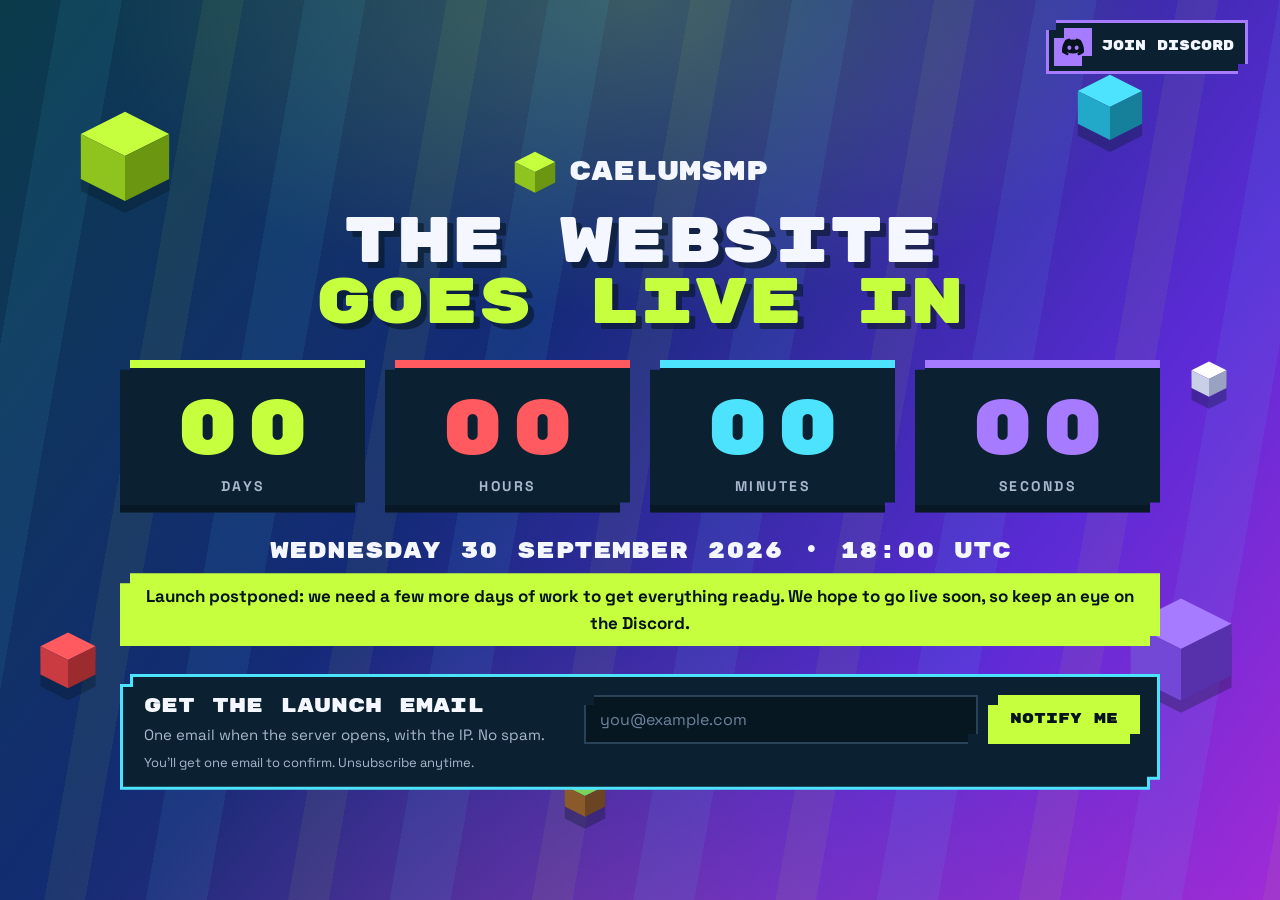
<file: index.html>
<!doctype html>
<html lang="en">
<head>
  <meta charset="utf-8">
  <meta name="viewport" content="width=device-width, initial-scale=1">
  <title>CaelumSMP — Coming soon</title>
  <meta name="description" content="CaelumSMP, a Minecraft survival server. The website goes live soon.">
  <!-- Link preview (Discord, X, etc.). Discord uses theme-color for the embed's side bar. Update the date if LAUNCH changes. -->
  <meta property="og:type" content="website">
  <meta property="og:site_name" content="CaelumSMP">
  <meta property="og:url" content="https://caelumsmp.com/">
  <meta property="og:title" content="CaelumSMP — Launching 25 September">
  <meta property="og:description" content="A Minecraft survival SMP. The website goes live Wednesday 30 September 2026 at 18:00 UTC. Join the Discord at discord.gg/caelumsmp and get the launch email with the server IP.">
  <meta name="twitter:card" content="summary">
  <meta name="theme-color" content="#c6ff3d">
  <!--
    Discord component embed: replaces the plain card above when the link is posted in Discord.
    Rules: https://discord.com/developers/docs/link-previews/component-embeds
    - one Container (17); only types 1, 2, 9, 10, 11, 12, 14, 17; link buttons (style 5) with url/label/emoji only
    - any invalid bit makes Discord silently fall back to the Open Graph card
  -->
  <script id="discord:component-embed" type="application/json">
  {
    "component": {
      "type": 17,
      "accent_color": 13041469,
      "components": [
        {
          "type": 10,
          "content": "# [CaelumSMP](https://caelumsmp.com/)\nA fresh Minecraft survival world, built together. Settle in, team up with friends and make your mark on a world that keeps growing."
        },
        {
          "type": 1,
          "components": [
            { "type": 2, "style": 5, "url": "https://discord.gg/caelumsmp", "label": "Join Discord", "emoji": { "name": "💬" } },
            { "type": 2, "style": 5, "url": "https://caelumsmp.com/", "label": "Get the launch email", "emoji": { "name": "✉️" } }
          ]
        }
      ]
    }
  }
  </script>
  <link rel="icon" href="favicon.png">
  <link rel="preconnect" href="https://fonts.googleapis.com">
  <link rel="preconnect" href="https://fonts.gstatic.com" crossorigin>
  <link href="https://fonts.googleapis.com/css2?family=Rubik+Mono+One&family=Space+Grotesk:wght@400;700&display=swap" rel="stylesheet">
  <link rel="stylesheet" href="style.css">
</head>
<body>
  <div class="stage" id="stage">
    <!-- floaters are added by the script below -->
    <a class="discord-top" href="https://discord.gg/caelumsmp" target="_blank" rel="noopener">
      <span class="logo"><svg width="22" height="22" viewBox="0 0 24 24" fill="#04131c" aria-hidden="true"><path d="M20.317 4.37a19.79 19.79 0 0 0-4.885-1.515.074.074 0 0 0-.079.037c-.21.375-.444.865-.608 1.25a18.27 18.27 0 0 0-5.487 0 12.64 12.64 0 0 0-.617-1.25.077.077 0 0 0-.079-.037A19.74 19.74 0 0 0 3.677 4.37a.07.07 0 0 0-.032.027C.533 9.046-.32 13.58.099 18.058a.082.082 0 0 0 .031.056 19.9 19.9 0 0 0 5.993 3.03.078.078 0 0 0 .084-.028c.462-.63.873-1.295 1.226-1.994a.076.076 0 0 0-.042-.106 13.1 13.1 0 0 1-1.872-.892.077.077 0 0 1-.008-.128c.126-.094.252-.192.372-.291a.074.074 0 0 1 .078-.01c3.928 1.793 8.18 1.793 12.061 0a.074.074 0 0 1 .079.009c.12.099.246.198.373.292a.077.077 0 0 1-.007.128 12.3 12.3 0 0 1-1.873.891.077.077 0 0 0-.041.107c.36.698.772 1.363 1.225 1.993a.076.076 0 0 0 .084.029 19.84 19.84 0 0 0 6.002-3.03.077.077 0 0 0 .032-.054c.5-5.177-.838-9.674-3.549-13.66a.061.061 0 0 0-.031-.03zM8.02 15.33c-1.182 0-2.157-1.085-2.157-2.419 0-1.333.956-2.419 2.157-2.419 1.21 0 2.176 1.096 2.157 2.42 0 1.333-.956 2.418-2.157 2.418zm7.975 0c-1.183 0-2.157-1.085-2.157-2.419 0-1.333.955-2.419 2.157-2.419 1.21 0 2.176 1.096 2.157 2.42 0 1.333-.946 2.418-2.157 2.418z"/></svg></span>
      <span><b>Join Discord</b><small id="members" hidden></small></span>
    </a>
    <main>
      <p class="brand"><svg width="44" height="44" viewBox="0 0 100 100" aria-hidden="true"><polygon points="50,4 96,27 50,50 4,27" fill="#c6ff3d"/><polygon points="4,27 50,50 50,97 4,74" fill="#8fc41f"/><polygon points="50,50 96,27 96,74 50,97" fill="#6a9612"/></svg>CaelumSMP</p>
      <h1>The website<br><em>goes live in</em></h1>
      <div class="cells" id="cells" role="timer" aria-label="Countdown to launch"></div>
      <p class="date" id="date"></p>
      <p class="local" id="local" hidden></p>
      <p class="live" id="live">Launch postponed: we need a few more days of work to get everything ready. We hope to go live soon, so keep an eye on the Discord.</p>


      <section class="news" id="news" aria-labelledby="news-title" hidden>
        <div class="text">
          <h2 id="news-title">Get the launch email</h2>
          <p>One email when the server opens, with the IP. No spam.</p>
        </div>
        <form id="news-form" novalidate>
          <label class="sr-only" for="news-email">Email address</label>
          <input id="news-email" name="email_address" type="email" autocomplete="email" placeholder="you@example.com" required>
          <button class="btn" type="submit">Notify me</button>
        </form>
        <p class="note" id="news-note" role="status">You'll get one email to confirm. Unsubscribe anytime.</p>
      </section>
    </main>
  </div>

  <script>
    // Launch moment (UTC). Change this one value to move the countdown.
    const LAUNCH = "2026-09-30T18:00:00Z";
    // Kit form ID (Kit → Grow → Landing Pages & Forms → your form; the number in its URL). Empty hides the sign-up card.
    const KIT_FORM_ID = "9936351";

    const target = Date.parse(LAUNCH);
    const stage = document.getElementById("stage");
    const cells = document.getElementById("cells");

    // Floating blocks: position, size, cursor depth and top/left/right face colors.
    const floaters = [
      ["12%", "6%", 96, 40, "#c6ff3d", "#8fc41f", "#6a9612"],
      ["70%", "3%", 60, -26, "#ff5a5f", "#c93b40", "#9c2b30"],
      ["8%", "84%", 70, -34, "#4de3ff", "#22a9c9", "#167f99"],
      ["66%", "88%", 110, 48, "#a77bff", "#7448d6", "#5631ab"],
      ["40%", "93%", 38, 20, "#ffffff", "#c9cfe6", "#9aa2c4"],
      ["86%", "44%", 44, -18, "#7bd35a", "#8b5a2b", "#6b4423"],
    ];
    floaters.forEach(([top, left, size, d, t, l, r], n) => {
      stage.insertAdjacentHTML("afterbegin",
        `<svg class="floater" width="${size}" height="${size}" viewBox="0 0 100 100" aria-hidden="true" style="top:${top};left:${left};--d:${d};animation-delay:${n * -1.1}s">` +
        `<polygon points="50,4 96,27 50,50 4,27" fill="${t}"/><polygon points="4,27 50,50 50,97 4,74" fill="${l}"/><polygon points="50,50 96,27 96,74 50,97" fill="${r}"/></svg>`);
    });

    // Cursor parallax: pointer position as --mx / --my in -1..1.
    stage.addEventListener("pointermove", (e) => {
      if (matchMedia("(prefers-reduced-motion: reduce)").matches) return;
      stage.style.setProperty("--mx", ((e.clientX / innerWidth) * 2 - 1).toFixed(3));
      stage.style.setProperty("--my", ((e.clientY / innerHeight) * 2 - 1).toFixed(3));
    });

    const units = [
      ["Days", 86400, "var(--lime)"],
      ["Hours", 3600, "var(--coral)"],
      ["Minutes", 60, "var(--cyan)"],
      ["Seconds", 1, "var(--violet)"],
    ];
    cells.innerHTML = units.map(([label, , c]) =>
      `<div class="cell" style="--c:${c}" aria-hidden="true"><span class="digits"></span><span class="unit">${label}</span></div>`).join("");
    const digitEls = [...cells.querySelectorAll(".digits")];

    const when = new Date(target);
    document.getElementById("date").innerHTML =
      `<time datetime="${LAUNCH}">${when.toLocaleDateString("en-GB", { weekday: "long", day: "numeric", month: "long", year: "numeric", timeZone: "UTC" })} · ` +
      `${when.toLocaleTimeString("en-GB", { hour: "2-digit", minute: "2-digit", timeZone: "UTC" })} UTC</time>`;
    const local = document.getElementById("local");
    local.textContent = `That's ${when.toLocaleString(undefined, { weekday: "long", hour: "2-digit", minute: "2-digit", timeZoneName: "short" })} where you are.`;

    function tick() {
      const left = Math.max(0, Math.floor(target / 1000) - Math.floor(Date.now() / 1000));
      units.forEach(([, secs], i) => {
        const value = String(Math.floor((left % (i ? units[i - 1][1] : Infinity)) / secs)).padStart(2, "0");
        const el = digitEls[i];
        // only replace digits that changed, so each one replays its drop-in
        [...value].forEach((d, n) => {
          let b = el.children[n];
          if (b && b.textContent === d) return;
          const fresh = document.createElement("b");
          fresh.textContent = d;
          b ? b.replaceWith(fresh) : el.append(fresh);
        });
        while (el.children.length > value.length) el.lastChild.remove();
      });
      const d = Math.floor(left / 86400), h = Math.floor((left % 86400) / 3600), m = Math.floor((left % 3600) / 60);
      cells.setAttribute("aria-label", `${d} days, ${h} hours and ${m} minutes until launch`);
      local.hidden = left === 0;
    }
    tick();
    setInterval(tick, 1000);

    // Live member count from Discord's public invite endpoint; the card works fine without it.
    fetch("https://discord.com/api/v10/invites/caelumsmp?with_counts=true")
      .then((r) => r.json())
      .then(({ approximate_member_count: members, approximate_presence_count: online }) => {
        if (!members) return;
        const el = document.getElementById("members");
        el.textContent = `${members} members · ${online} online`;
        el.hidden = false;
      })
      .catch(() => {});

    // Newsletter: our own form, posted straight to the Kit form's public subscribe endpoint (no API key in the page).
    if (KIT_FORM_ID) {
      const form = document.getElementById("news-form");
      const note = document.getElementById("news-note");
      const say = (text, cls) => { note.textContent = text; note.className = `note ${cls}`; };
      document.getElementById("news").hidden = false;
      form.addEventListener("submit", async (e) => {
        e.preventDefault();
        if (!form.email_address.checkValidity()) return say("That email doesn't look right.", "err");
        const btn = form.querySelector("button");
        btn.disabled = true;
        try {
          const r = await fetch(`https://app.kit.com/forms/${KIT_FORM_ID}/subscriptions`, {
            method: "POST", body: new FormData(form), headers: { Accept: "application/json" },
          });
          const data = await r.json().catch(() => ({}));
          if (data.status === "failed") return say(data.errors?.messages?.[0] || "That email didn't work. Check it and try again.", "err");
          if (!r.ok) throw new Error();
          form.reset();
          say("Almost done: check your inbox and confirm your email.", "ok");
        } catch {
          say("Couldn't sign you up right now. Try again, or join the Discord.", "err");
        } finally {
          btn.disabled = false;
        }
      });
    }
  </script>
</body>
</html>
</file>
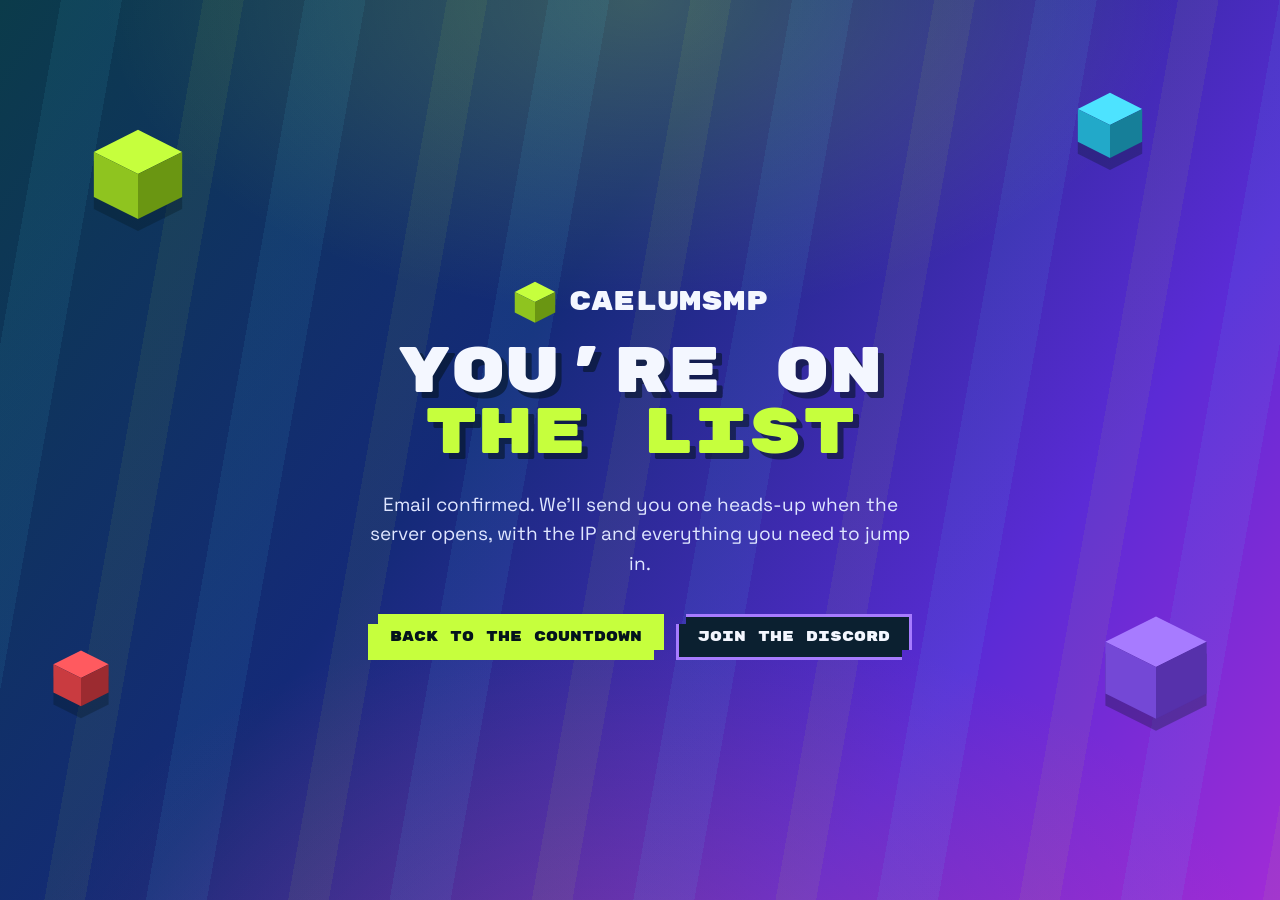
<file: confirmed.html>
<!doctype html>
<html lang="en">
<head>
  <meta charset="utf-8">
  <meta name="viewport" content="width=device-width, initial-scale=1">
  <title>CaelumSMP — You're on the list</title>
  <meta name="robots" content="noindex">
  <link rel="icon" href="favicon.png">
  <link rel="preconnect" href="https://fonts.googleapis.com">
  <link rel="preconnect" href="https://fonts.gstatic.com" crossorigin>
  <link href="https://fonts.googleapis.com/css2?family=Rubik+Mono+One&family=Space+Grotesk:wght@400;700&display=swap" rel="stylesheet">
  <link rel="stylesheet" href="style.css">
  <style>
    .lead { max-width: 560px; color: #dfe6ff; font-size: clamp(16px, 1.8vw, 19px); }
    .actions { display: flex; flex-wrap: wrap; justify-content: center; gap: 12px; margin-top: 36px; }
    .btn.ghost { background: var(--card); color: var(--text); box-shadow: inset 0 0 0 3px var(--violet); }
    .btn.ghost:hover { background: var(--violet); color: #04131c; }
  </style>
</head>
<body>
  <!-- Kit sends people here after they click the confirm link in their email. -->
  <div class="stage">
    <svg class="floater" width="96" height="96" viewBox="0 0 100 100" aria-hidden="true" style="top:14%;left:7%;--d:0"><polygon points="50,4 96,27 50,50 4,27" fill="#c6ff3d"/><polygon points="4,27 50,50 50,97 4,74" fill="#8fc41f"/><polygon points="50,50 96,27 96,74 50,97" fill="#6a9612"/></svg>
    <svg class="floater" width="70" height="70" viewBox="0 0 100 100" aria-hidden="true" style="top:10%;left:84%;--d:0;animation-delay:-2.2s"><polygon points="50,4 96,27 50,50 4,27" fill="#4de3ff"/><polygon points="4,27 50,50 50,97 4,74" fill="#22a9c9"/><polygon points="50,50 96,27 96,74 50,97" fill="#167f99"/></svg>
    <svg class="floater" width="110" height="110" viewBox="0 0 100 100" aria-hidden="true" style="top:68%;left:86%;--d:0;animation-delay:-3.3s"><polygon points="50,4 96,27 50,50 4,27" fill="#a77bff"/><polygon points="4,27 50,50 50,97 4,74" fill="#7448d6"/><polygon points="50,50 96,27 96,74 50,97" fill="#5631ab"/></svg>
    <svg class="floater" width="60" height="60" viewBox="0 0 100 100" aria-hidden="true" style="top:72%;left:4%;--d:0;animation-delay:-1.1s"><polygon points="50,4 96,27 50,50 4,27" fill="#ff5a5f"/><polygon points="4,27 50,50 50,97 4,74" fill="#c93b40"/><polygon points="50,50 96,27 96,74 50,97" fill="#9c2b30"/></svg>

    <main>
      <p class="brand"><svg width="44" height="44" viewBox="0 0 100 100" aria-hidden="true"><polygon points="50,4 96,27 50,50 4,27" fill="#c6ff3d"/><polygon points="4,27 50,50 50,97 4,74" fill="#8fc41f"/><polygon points="50,50 96,27 96,74 50,97" fill="#6a9612"/></svg>CaelumSMP</p>
      <h1>You're on<br><em>the list</em></h1>
      <p class="lead">Email confirmed. We'll send you one heads-up when the server opens, with the IP and everything you need to jump in.</p>
      <div class="actions">
        <a class="btn" href="./">Back to the countdown</a>
        <a class="btn ghost" href="https://discord.gg/caelumsmp" target="_blank" rel="noopener">Join the Discord</a>
      </div>
    </main>
  </div>
</body>
</html>
</file>
<file: style.css>
/* CaelumSMP countdown: shared by index.html and confirmed.html */
:root {
  --bg: #061722; --card: #0b2030; --text: #f4f7ff; --dim: #a9b8cf;
  --lime: #c6ff3d; --coral: #ff5a5f; --cyan: #4de3ff; --violet: #a77bff;
  --display: "Rubik Mono One", system-ui, sans-serif;
  --body: "Space Grotesk", system-ui, sans-serif;
  --notch: polygon(0 10px, 10px 10px, 10px 0, 100% 0, 100% calc(100% - 10px), calc(100% - 10px) calc(100% - 10px), calc(100% - 10px) 100%, 0 100%);
}
* { box-sizing: border-box; }
body { margin: 0; background: var(--bg); color: var(--text); font: 400 17px/1.55 var(--body); }
p, h1 { margin: 0; }

.stage {
  --mx: 0; --my: 0;
  position: relative; display: grid; place-items: center;
  min-height: 100vh; min-height: 100dvh;
  padding: 80px clamp(16px, 5vw, 80px) 40px;
  overflow: hidden; text-align: center;
  background:
    radial-gradient(ellipse 60% 50% at 50% 0%, rgba(198, 255, 61, .22), transparent 70%),
    radial-gradient(ellipse 70% 60% at 50% 110%, rgba(255, 90, 95, .22), transparent 70%),
    linear-gradient(125deg, #0b3b4a 0%, #142a78 40%, #5b2bd6 75%, #a12bd6 100%);
}
/* aurora curtains */
.stage::before {
  content: ""; position: absolute; inset: 0; pointer-events: none;
  background: repeating-linear-gradient(100deg, transparent 0 60px, rgba(77, 227, 255, .07) 60px 120px, transparent 120px 200px, rgba(198, 255, 61, .06) 200px 240px);
  animation: aurora 16s linear infinite;
}
@keyframes aurora { to { background-position: 480px 0; } }

/* floating blocks; --d is how far each drifts with the cursor */
.floater {
  position: absolute; z-index: 0;
  translate: calc(var(--mx) * var(--d) * 1px) calc(var(--my) * var(--d) * 1px);
  transition: translate .3s ease-out;
  animation: spin 7s ease-in-out infinite alternate;
  filter: drop-shadow(0 12px 0 rgba(4, 19, 28, .3));
}
@keyframes spin {
  from { transform: translateY(-10px) rotate(-8deg); }
  to { transform: translateY(10px) rotate(8deg); }
}

main { position: relative; z-index: 1; display: flex; flex-direction: column; align-items: center; width: 100%; max-width: 1040px; }
.brand { display: flex; align-items: center; gap: 12px; font: 400 clamp(18px, 2.4vw, 26px)/1 var(--display); text-transform: uppercase; }
h1 { margin: 18px 0 26px; font: 400 clamp(32px, 5vw, 76px)/.95 var(--display); text-transform: uppercase; text-shadow: 6px 6px 0 rgba(4, 19, 28, .55); }
h1 em { font-style: normal; color: var(--lime); }

.cells { display: grid; grid-template-columns: repeat(4, minmax(0, 1fr)); gap: clamp(10px, 1.6vw, 20px); width: 100%; }
.cell {
  display: flex; flex-direction: column; align-items: center; gap: 10px;
  padding: clamp(16px, 2vw, 24px) 8px clamp(14px, 1.6vw, 20px);
  background: var(--card); border-top: 8px solid var(--c);
  clip-path: var(--notch); box-shadow: inset 0 -8px 0 rgba(0, 0, 0, .25);
}
.digits { display: flex; justify-content: center; font: 400 clamp(40px, 6vw, 88px)/1 var(--display); color: var(--c); }
/* each digit sits in a fixed-width box so the row never jitters */
.digits b { display: inline-block; width: .9em; font-weight: 400; animation: drop .35s cubic-bezier(.3, 1.5, .5, 1); }
@keyframes drop { from { opacity: 0; transform: translateY(-40%); } }
.unit { font: 700 clamp(11px, 1.2vw, 14px)/1 var(--body); letter-spacing: 2.5px; text-transform: uppercase; color: var(--dim); }

.date { margin-top: 24px; font: 400 clamp(14px, 1.9vw, 22px)/1.3 var(--display); text-transform: uppercase; }
.local, .live { margin-top: 8px; color: #dfe6ff; }
.live { padding: 10px 16px; background: var(--lime); color: #04131c; font-weight: 700; clip-path: var(--notch); }
[hidden] { display: none !important; }

/* Discord: compact button pinned to the top-right corner */
.discord-top {
  position: absolute; top: 20px; right: clamp(16px, 3vw, 32px); z-index: 2;
  display: flex; align-items: center; gap: 10px; padding: 8px 14px 8px 8px;
  background: var(--card); color: var(--text); text-decoration: none; text-align: left;
  clip-path: var(--notch); box-shadow: inset 0 0 0 3px var(--violet);
  transition: transform .12s, background .12s;
}
.discord-top:hover { background: var(--violet); color: #04131c; transform: translate(-2px, -2px) rotate(-1deg); }
.discord-top .logo { display: grid; place-items: center; width: 38px; height: 38px; background: var(--violet); clip-path: var(--notch); }
.discord-top b { display: block; font: 400 13px/1.2 var(--display); text-transform: uppercase; font-weight: 400; }
.discord-top small { display: block; margin-top: 3px; font: 700 12px/1 var(--body); color: var(--dim); }
.discord-top:hover small { color: #04131c; }
.discord-top small::before { content: ""; display: inline-block; width: 7px; height: 7px; margin-right: 6px; background: var(--lime); vertical-align: 1px; }

/* Newsletter card: pixel-notched neon outline in --c (same pattern as the site's .neon cards) */
.news {
  --c: var(--cyan);
  position: relative; isolation: isolate;
  display: flex; flex-wrap: wrap; align-items: center; gap: 10px 24px;
  width: 100%; margin-top: 28px; padding: 20px 20px 18px 24px;
  background: var(--c); clip-path: var(--notch); text-align: left;
}
.news::before { content: ""; position: absolute; inset: 3px; z-index: -1; background: var(--card); clip-path: var(--notch); }
.news .text { flex: 1 1 300px; }
.news h2 { margin: 0 0 6px; font: 400 clamp(16px, 2vw, 20px)/1.2 var(--display); text-transform: uppercase; }
.news p { color: var(--dim); font-size: 15px; line-height: 1.4; }
.news form { display: flex; gap: 10px; flex: 1 1 440px; }
.news input {
  flex: 1; min-width: 0; padding: 14px 16px; border: 0;
  background: var(--bg); color: var(--text); font: 400 16px/1 var(--body);
  clip-path: var(--notch); box-shadow: inset 0 0 0 2px #2a4257;
}
.news input::placeholder { color: #6f829c; }
.news input:focus { outline: none; box-shadow: inset 0 0 0 2px var(--c); }
.btn { border: 0; cursor: pointer; }
.btn:disabled { opacity: .6; cursor: wait; transform: none; }
.news .note { flex-basis: 100%; font-size: 13px; line-height: 1.3; }
.news .note.ok { color: var(--lime); font-weight: 700; }
.news .note.err { color: var(--coral); font-weight: 700; }
.sr-only { position: absolute; width: 1px; height: 1px; overflow: hidden; clip-path: inset(50%); white-space: nowrap; }
.btn {
  flex: none; display: inline-block; padding: 16px 22px;
  background: var(--lime); color: #04131c; font: 400 14px/1 var(--display); text-transform: uppercase; text-decoration: none;
  clip-path: var(--notch); transition: transform .12s, background .12s;
}
.btn:hover { background: #fff; transform: translate(-2px, -2px) rotate(-1deg); }
:focus-visible { outline: 3px solid var(--lime); outline-offset: 3px; }
.btn:focus-visible { outline-color: #04131c; outline-offset: -6px; }

@media (max-width: 640px) {
  .cells { grid-template-columns: 1fr 1fr; }
  .floater { opacity: .45; }
  .news form { flex-wrap: wrap; }
  .news input, .news .btn { flex-basis: 100%; }
  .discord-top { top: 14px; }
}
@media (prefers-reduced-motion: reduce) {
  *, *::before { animation: none !important; transition: none !important; }
}
</file>
